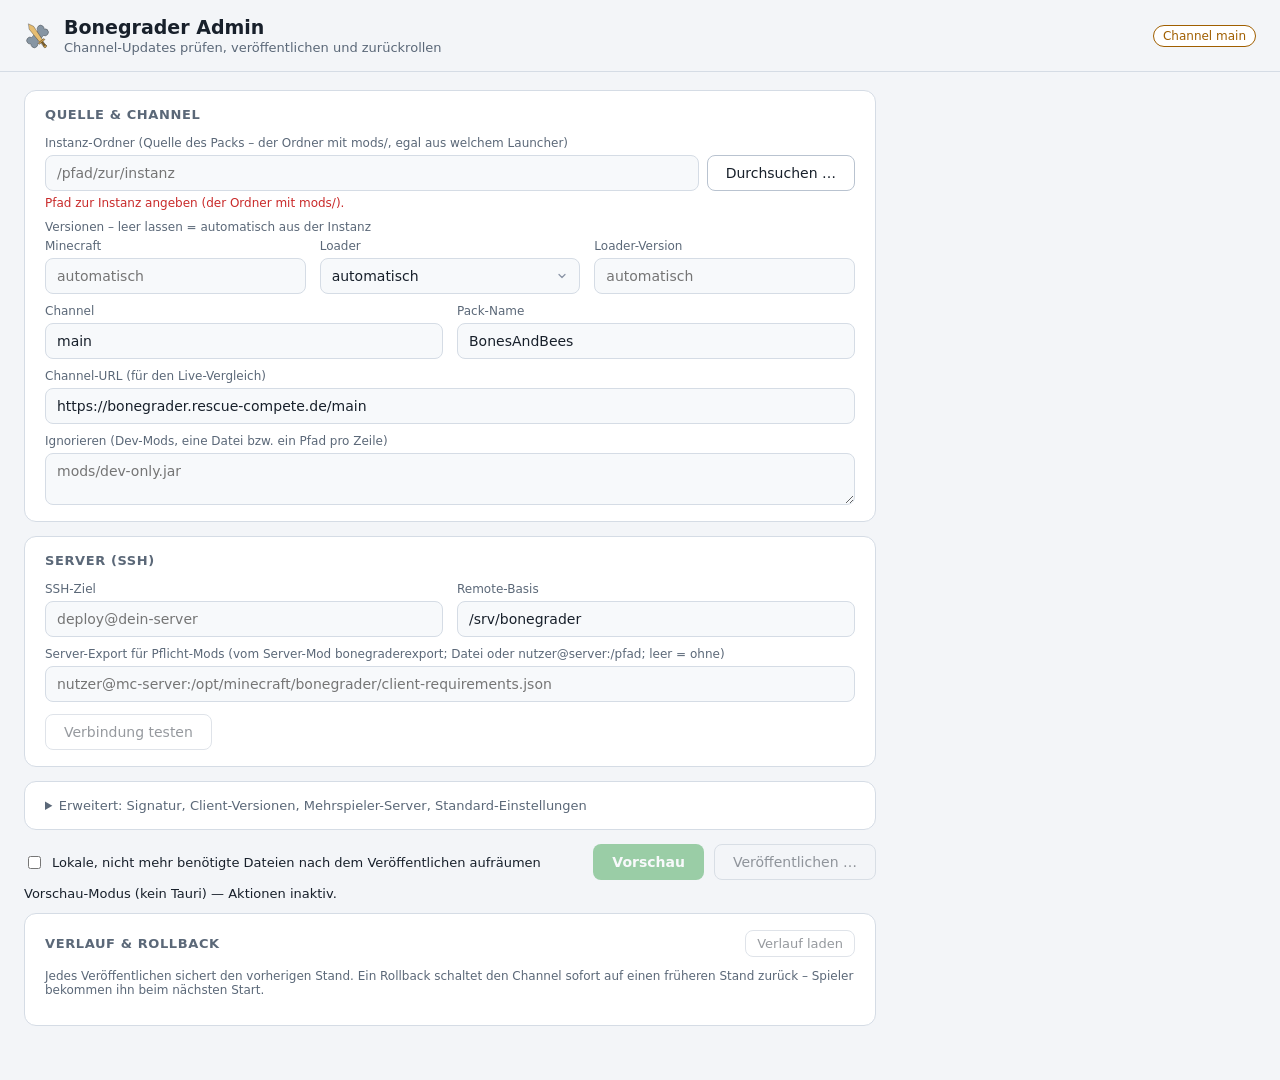
<file: admin/ui/index.html>
<!DOCTYPE html>
<html lang="de">
  <head>
    <meta charset="UTF-8" />
    <meta name="viewport" content="width=device-width, initial-scale=1.0" />
    <meta name="color-scheme" content="dark light" />
    <title>Bonegrader Admin</title>
    <link rel="stylesheet" href="styles.css" />
  </head>
  <body>
    <header>
      <img class="logo" src="icon.svg" alt="" width="28" height="28" />
      <div>
        <h1>Bonegrader Admin</h1>
        <p class="subtitle">Channel-Updates prüfen, veröffentlichen und zurückrollen</p>
      </div>
      <ul id="context" class="context" aria-label="Ziel"></ul>
    </header>

    <main>
      <div id="notice" class="notice-slot"></div>

      <section class="card" aria-labelledby="h-source">
        <h2 id="h-source">Quelle &amp; Channel</h2>
        <div class="grid">
          <div class="field full">
            <label for="instance">Instanz-Ordner (Quelle des Packs – der Ordner mit mods/, egal aus welchem Launcher)</label>
            <div class="input-row">
              <input id="instance" type="text" spellcheck="false" placeholder="/pfad/zur/instanz" aria-describedby="instanceInfo" />
              <button id="pickInstanceBtn" class="ghost" type="button">Durchsuchen …</button>
            </div>
            <p class="field-msg" id="msg-instance"></p>
            <p class="detect" id="instanceInfo" role="status"></p>
          </div>
          <fieldset class="field full versions">
            <legend>Versionen – leer lassen = automatisch aus der Instanz</legend>
            <div class="trio">
              <div class="field">
                <label for="mcVersion">Minecraft</label>
                <input id="mcVersion" type="text" spellcheck="false" placeholder="automatisch" />
                <p class="field-msg" id="msg-mcVersion"></p>
              </div>
              <div class="field">
                <label for="loaderType">Loader</label>
                <select id="loaderType">
                  <option value="">automatisch</option>
                  <option value="neoforge">NeoForge</option>
                  <option value="forge">Forge</option>
                  <option value="fabric">Fabric</option>
                  <option value="quilt">Quilt</option>
                </select>
              </div>
              <div class="field">
                <label for="loaderVersion">Loader-Version</label>
                <input id="loaderVersion" type="text" spellcheck="false" placeholder="automatisch" />
                <p class="field-msg" id="msg-loaderVersion"></p>
              </div>
            </div>
          </fieldset>
          <div class="field">
            <label for="channel">Channel</label>
            <input id="channel" type="text" spellcheck="false" placeholder="main" />
            <p class="field-msg" id="msg-channel"></p>
          </div>
          <div class="field">
            <label for="pack">Pack-Name</label>
            <input id="pack" type="text" placeholder="BonesAndBees" />
            <p class="field-msg" id="msg-pack"></p>
          </div>
          <div class="field full">
            <label for="baseUrl">Channel-URL (für den Live-Vergleich)</label>
            <input id="baseUrl" type="text" spellcheck="false" placeholder="https://bonegrader.example.com/main" />
            <p class="field-msg" id="msg-baseUrl"></p>
          </div>
          <div class="field full">
            <label for="ignore">Ignorieren (Dev-Mods, eine Datei bzw. ein Pfad pro Zeile)</label>
            <textarea id="ignore" rows="2" spellcheck="false" placeholder="mods/dev-only.jar"></textarea>
          </div>
        </div>
      </section>

      <section class="card" aria-labelledby="h-server">
        <h2 id="h-server">Server (SSH)</h2>
        <div class="grid">
          <div class="field">
            <label for="sshHost">SSH-Ziel</label>
            <input id="sshHost" type="text" spellcheck="false" placeholder="deploy@dein-server" />
            <p class="field-msg" id="msg-sshHost"></p>
          </div>
          <div class="field">
            <label for="remoteBase">Remote-Basis</label>
            <input id="remoteBase" type="text" spellcheck="false" placeholder="/srv/bonegrader" />
            <p class="field-msg" id="msg-remoteBase"></p>
          </div>
          <div class="field full">
            <label for="serverExport">Server-Export für Pflicht-Mods (vom Server-Mod bonegraderexport; Datei oder nutzer@server:/pfad; leer = ohne)</label>
            <input id="serverExport" type="text" spellcheck="false" placeholder="nutzer@mc-server:/opt/minecraft/bonegrader/client-requirements.json" />
            <p class="field-msg" id="msg-serverExport"></p>
          </div>
        </div>
        <div class="inline-actions">
          <button id="sshTestBtn" class="ghost" type="button">Verbindung testen</button>
          <span id="sshResult" class="inline-result" role="status"></span>
        </div>
      </section>

      <details class="card more" id="more">
        <summary>Erweitert: Signatur, Client-Versionen, Mehrspieler-Server, Standard-Einstellungen</summary>
        <div class="grid">
          <div class="field full">
            <label for="signKey">Signatur-Schlüssel (Pfad; leer = nicht signieren)</label>
            <input id="signKey" type="text" spellcheck="false" placeholder="~/.config/bonegrader/manifest-signing.key" />
            <p class="field-msg" id="msg-signKey"></p>
            <div id="keygenRow" class="keygen-row">
              <button id="keygenBtn" class="ghost small" type="button">Neuen Schlüssel erzeugen</button>
              <span class="muted small">Noch keinen Schlüssel? Er wird unter ~/.config/bonegrader/ angelegt und nur auf diesem Rechner gespeichert.</span>
            </div>
          </div>
          <div class="field">
            <label for="minClientVersion">Mindest-Version der Spieler-App (ältere werden blockiert)</label>
            <input id="minClientVersion" type="text" spellcheck="false" placeholder="z. B. 1.2.0" />
            <p class="field-msg" id="msg-minClientVersion"></p>
          </div>
          <div class="field">
            <label for="latestClientVersion">Aktuelle Version der Spieler-App (Update-Hinweis)</label>
            <input id="latestClientVersion" type="text" spellcheck="false" placeholder="z. B. 1.2.0" />
            <p class="field-msg" id="msg-latestClientVersion"></p>
          </div>
          <div class="field full">
            <label for="clientDownloadUrl">Download-Seite der Spieler-App</label>
            <input id="clientDownloadUrl" type="text" spellcheck="false" placeholder="https://bonegrader.example.com/" />
            <p class="field-msg" id="msg-clientDownloadUrl"></p>
          </div>
          <div class="field">
            <label for="serverName">Server-Name (für die Mehrspieler-Liste)</label>
            <input id="serverName" type="text" placeholder="BonesAndBees" />
          </div>
          <div class="field">
            <label for="serverAddress">Server-Adresse (leer = nicht eintragen)</label>
            <input id="serverAddress" type="text" spellcheck="false" placeholder="play.example.com" />
            <p class="field-msg" id="msg-serverAddress"></p>
          </div>
          <div class="field full">
            <label for="seeds">Standard-Einstellungen – nur anlegen, wenn sie beim Spieler fehlen (Datei oder Ordner pro Zeile; erlaubt: options.txt, config/, defaultconfigs/, kubejs/)</label>
            <textarea id="seeds" rows="2" spellcheck="false" placeholder="config/jei"></textarea>
            <p class="field-msg" id="msg-seeds"></p>
          </div>
        </div>
      </details>

      <div class="toolbar">
        <label class="check"><input id="gc" type="checkbox" /> Lokale, nicht mehr benötigte Dateien nach dem Veröffentlichen aufräumen</label>
        <span class="spacer"></span>
        <button id="previewBtn" type="button">Vorschau</button>
        <button id="publishBtn" class="ghost" type="button" disabled>Veröffentlichen …</button>
      </div>
      <p id="status" class="status" role="status" aria-live="polite"></p>

      <section id="resultCard" class="card hidden" aria-labelledby="h-preview">
        <h2 id="h-preview" tabindex="-1">Vorschau</h2>
        <div id="summary" class="summary"></div>
        <div id="signBox"></div>
        <div id="diffBody"></div>
        <div id="requiredBody" class="required"></div>
        <div id="progress" class="progress hidden">
          <div id="bar" class="bar" role="progressbar" aria-label="Fortschritt" aria-valuemin="0" aria-valuemax="100" aria-valuenow="0">
            <div id="barFill" class="fill"></div>
          </div>
          <p id="progressText" class="muted"></p>
        </div>
      </section>

      <section class="card" aria-labelledby="h-history">
        <div class="card-head">
          <h2 id="h-history">Verlauf &amp; Rollback</h2>
          <button id="historyBtn" class="ghost small" type="button">Verlauf laden</button>
        </div>
        <p class="muted small">Jedes Veröffentlichen sichert den vorherigen Stand. Ein Rollback schaltet den Channel sofort auf einen
          früheren Stand zurück – Spieler bekommen ihn beim nächsten Start.</p>
        <div id="historyList" class="history"></div>
      </section>
    </main>

    <!-- Confirmation before publishing -->
    <div id="confirmDialog" class="overlay hidden">
      <div class="dialog" role="alertdialog" aria-modal="true" aria-labelledby="confirmTitle" aria-describedby="confirmText">
        <h3 id="confirmTitle"></h3>
        <p id="confirmText" class="muted"></p>
        <ul id="confirmList" class="confirm-list"></ul>
        <div class="actions">
          <button id="confirmNo" class="ghost" type="button">Abbrechen</button>
          <button id="confirmYes" type="button">Jetzt veröffentlichen</button>
        </div>
      </div>
    </div>

    <script src="main.js"></script>
  </body>
</html>
</file>
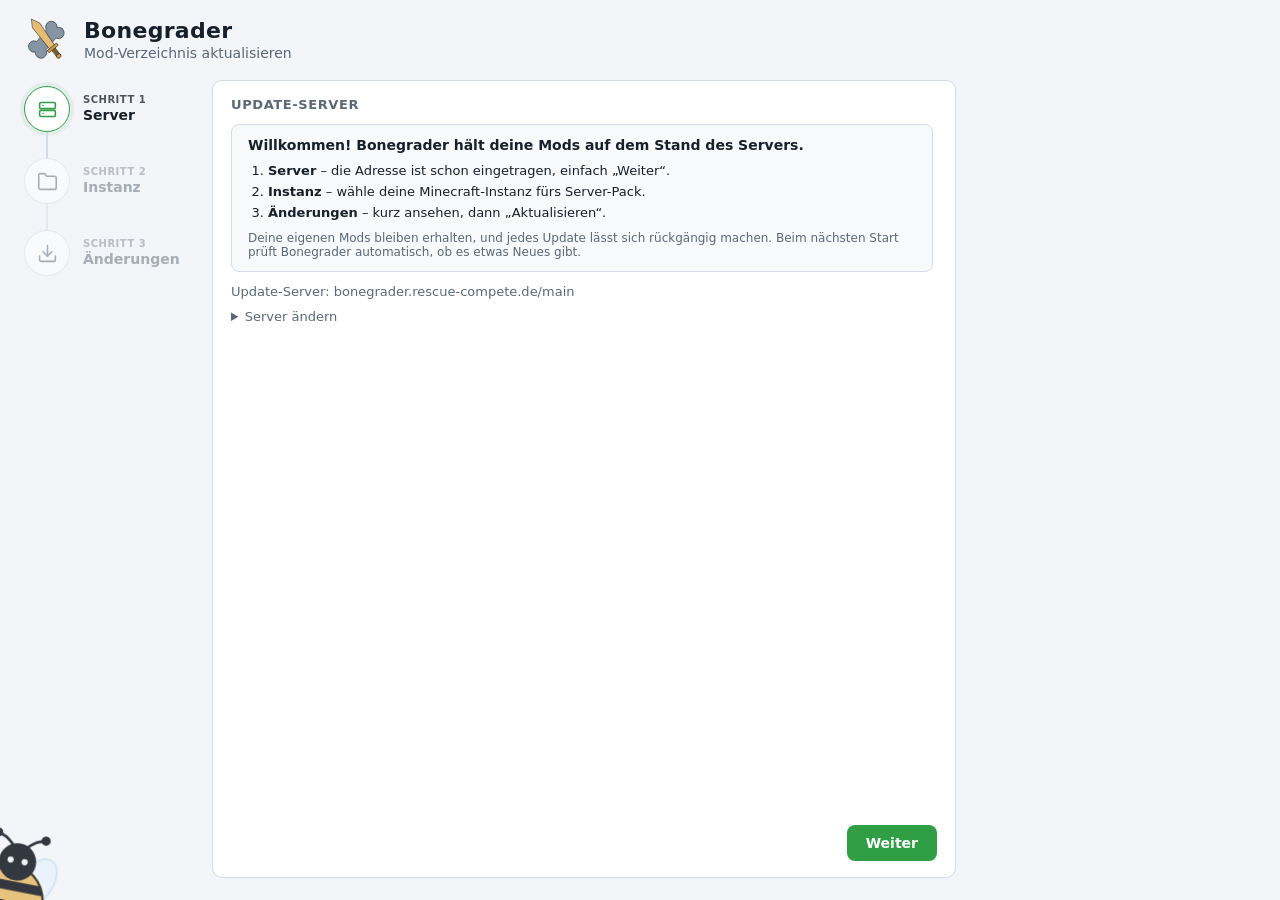
<file: app/ui/index.html>
<!DOCTYPE html>
<html lang="de">
  <head>
    <meta charset="UTF-8" />
    <meta name="viewport" content="width=device-width, initial-scale=1.0" />
    <meta name="color-scheme" content="dark light" />
    <title>Bonegrader</title>
    <link rel="stylesheet" href="styles.css" />
  </head>
  <body>
    <header>
      <img class="logo" src="logo.svg" alt="Bonegrader-Logo" />
      <div class="header-text">
        <h1>Bonegrader <span id="version" class="version"></span></h1>
        <p class="subtitle">Mod-Verzeichnis aktualisieren</p>
      </div>
      <!-- What the player is updating: pack, loader, signature, instance -->
      <ul id="context" class="context hidden" aria-label="Aktueller Stand"></ul>
    </header>

    <div class="wizard">
      <!-- Left: vertical stepper. Step icons (server/folder/download) are based
           on Feather Icons (MIT) / Lucide (ISC) — see THIRD-PARTY-NOTICES.md -->
      <nav class="stepper" id="stepper" aria-label="Schritte">
        <button class="step-dot" data-step="1" type="button">
          <span class="dot">
            <svg viewBox="0 0 24 24" fill="none" stroke="currentColor" stroke-width="1.8" stroke-linecap="round" stroke-linejoin="round" aria-hidden="true">
              <rect x="3" y="4" width="18" height="7" rx="1.6" />
              <rect x="3" y="13" width="18" height="7" rx="1.6" />
              <line x1="7" y1="7.5" x2="7.01" y2="7.5" />
              <line x1="7" y1="16.5" x2="7.01" y2="16.5" />
            </svg>
          </span>
          <span class="step-label"><span class="step-num">Schritt 1</span>Server</span>
        </button>

        <button class="step-dot" data-step="2" type="button">
          <span class="dot">
            <svg viewBox="0 0 24 24" fill="none" stroke="currentColor" stroke-width="1.8" stroke-linecap="round" stroke-linejoin="round" aria-hidden="true">
              <path d="M22 19a2 2 0 0 1-2 2H4a2 2 0 0 1-2-2V5a2 2 0 0 1 2-2h5l2 3h9a2 2 0 0 1 2 2z" />
            </svg>
          </span>
          <span class="step-label"><span class="step-num">Schritt 2</span>Instanz</span>
        </button>

        <button class="step-dot" data-step="3" type="button">
          <span class="dot">
            <svg viewBox="0 0 24 24" fill="none" stroke="currentColor" stroke-width="1.8" stroke-linecap="round" stroke-linejoin="round" aria-hidden="true">
              <path d="M21 15v4a2 2 0 0 1-2 2H5a2 2 0 0 1-2-2v-4" />
              <polyline points="7 10 12 15 17 10" />
              <line x1="12" y1="15" x2="12" y2="3" />
            </svg>
          </span>
          <span class="step-label"><span class="step-num">Schritt 3</span>Änderungen</span>
        </button>
      </nav>

      <!-- Right: notices + one step panel at a time -->
      <main class="step-panels">
        <div id="banner" class="banner hidden" role="status"></div>
        <div id="notice" class="notice-slot"></div>
        <p id="status" class="status" role="status" aria-live="polite"></p>

        <!-- Step 1: server -->
        <section class="panel card" data-step="1" aria-labelledby="h-step1">
          <h2 id="h-step1" tabindex="-1">Update-Server</h2>
          <div class="panel-body">
            <div id="intro" class="intro">
              <p class="intro-title">Willkommen! Bonegrader hält deine Mods auf dem Stand des Servers.</p>
              <ol>
                <li><b>Server</b> – die Adresse ist schon eingetragen, einfach „Weiter“.</li>
                <li><b>Instanz</b> – wähle deine Minecraft-Instanz fürs Server-Pack.</li>
                <li><b>Änderungen</b> – kurz ansehen, dann „Aktualisieren“.</li>
              </ol>
              <p class="muted small">Deine eigenen Mods bleiben erhalten, und jedes Update lässt sich rückgängig machen.
                Beim nächsten Start prüft Bonegrader automatisch, ob es etwas Neues gibt.</p>
            </div>
            <div id="serverInfo" class="server-info hidden"></div>
            <p id="serverHost" class="muted server-host"></p>
            <details id="serverEdit" class="server-edit">
              <summary>Server ändern</summary>
              <label for="baseUrl">Adresse des Update-Servers</label>
              <input id="baseUrl" type="text" spellcheck="false" autocomplete="off" placeholder="https://bonegrader.rescue-compete.de/main" />
              <p class="muted hint">Nur ändern, wenn der Admin dir eine andere Adresse gegeben hat.
                <button id="resetUrl" class="link" type="button">Standard wiederherstellen</button></p>
            </details>
          </div>
          <div class="actions">
            <button id="next1" type="button">Weiter</button>
          </div>
        </section>

        <!-- Step 2: instance -->
        <section class="panel card" data-step="2" aria-labelledby="h-step2">
          <h2 id="h-step2" tabindex="-1">Instanz wählen</h2>
          <p class="muted lead">Welche Minecraft-Instanz soll mit dem Server-Pack aktualisiert werden?</p>
          <div id="instances" class="instances panel-body" role="listbox" aria-label="Gefundene Instanzen">
            <p class="muted">Suche Instanzen …</p>
          </div>
          <div class="instance-tools">
            <button id="pickFolder" class="ghost" type="button">Ordner wählen …</button>
            <button id="createInstance" class="ghost" type="button" title="Legt einen eigenen Spielordner für das Pack im offiziellen Launcher an">Eigene Instanz anlegen</button>
            <details class="manual">
              <summary>Pfad von Hand eingeben</summary>
              <div class="manual-row">
                <input id="manualPath" type="text" spellcheck="false" placeholder="/pfad/zur/instanz (enthält mods/)" aria-label="Pfad zur Instanz" />
                <button id="useManual" class="ghost" type="button">Verwenden</button>
              </div>
            </details>
          </div>
          <div class="actions">
            <button class="ghost" type="button" data-goto="1">Zurück</button>
            <button id="checkBtn" type="button" disabled>Prüfen</button>
          </div>
        </section>

        <!-- Step 3: plan, progress, result -->
        <section id="planCard" class="panel card" data-step="3" aria-labelledby="h-step3">
          <div class="step-head">
            <h2 id="h-step3" tabindex="-1">Änderungen</h2>
            <div class="tabs" role="tablist" aria-label="Ansicht">
              <button id="tabChanges" class="tab active" role="tab" aria-selected="true" aria-controls="planBody" type="button">Update</button>
              <button id="tabMods" class="tab" role="tab" aria-selected="false" aria-controls="modsBody" type="button">Mods</button>
            </div>
          </div>
          <div id="result" class="result hidden" role="status"></div>
          <div id="planBody" class="panel-body" role="tabpanel"></div>
          <div id="modsBody" class="panel-body" role="tabpanel"></div>
          <div id="progress" class="progress hidden">
            <div class="progress-head">
              <span id="progressTitle" class="progress-title">Lade Dateien …</span>
              <span id="progressPct" class="progress-pct"></span>
            </div>
            <div id="bar" class="bar" role="progressbar" aria-label="Update-Fortschritt" aria-valuemin="0" aria-valuemax="100" aria-valuenow="0">
              <div id="barFill" class="fill"></div>
            </div>
            <p id="progressText" class="muted small"></p>
            <p id="progressFile" class="muted small progress-file"></p>
          </div>
          <div class="actions">
            <button id="undoBtn" class="ghost hidden" type="button">Letztes Update rückgängig</button>
            <span class="spacer"></span>
            <button id="backBtn" class="ghost" type="button" data-goto="2">Zurück</button>
            <button id="recheckBtn" class="ghost hidden" type="button">Erneut prüfen</button>
            <button id="cancelBtn" class="ghost hidden" type="button">Abbrechen</button>
            <button id="applyBtn" type="button">Aktualisieren</button>
          </div>
        </section>
      </main>
    </div>

    <!-- Asked when the window is closed while work is running -->
    <div id="closeDialog" class="overlay hidden">
      <div class="dialog" role="alertdialog" aria-modal="true" aria-labelledby="closeTitle" aria-describedby="closeText">
        <h3 id="closeTitle">Das Update läuft noch</h3>
        <p id="closeText" class="muted"></p>
        <div class="actions">
          <button id="closeStay" class="ghost" type="button">Weiterlaufen lassen</button>
          <button id="closeCancel" class="danger-solid" type="button">Abbrechen und schließen</button>
        </div>
      </div>
    </div>

    <!-- Asked before switching a mod others need (or one that needs others) -->
    <div id="modDialog" class="overlay hidden">
      <div class="dialog" role="alertdialog" aria-modal="true" aria-labelledby="modDialogTitle" aria-describedby="modDialogText">
        <h3 id="modDialogTitle"></h3>
        <p id="modDialogText" class="muted"></p>
        <ul id="modDialogList" class="dialog-list"></ul>
        <div id="modDialogActions" class="actions"></div>
      </div>
    </div>

    <!-- decorative bee peeking in from the bottom-left corner -->
    <svg class="bee-corner" viewBox="0 0 120 120" xmlns="http://www.w3.org/2000/svg" aria-hidden="true">
      <defs>
        <clipPath id="beeClip"><ellipse cx="60" cy="72" rx="30" ry="34" /></clipPath>
      </defs>
      <!-- wings -->
      <g fill="#dff0ff" fill-opacity="0.5" stroke="#a9cbe6" stroke-opacity="0.45" stroke-width="1.5">
        <ellipse cx="40" cy="50" rx="15" ry="25" transform="rotate(-26 40 50)" />
        <ellipse cx="80" cy="50" rx="15" ry="25" transform="rotate(26 80 50)" />
      </g>
      <!-- abdomen -->
      <ellipse cx="60" cy="72" rx="30" ry="34" fill="#e6bd72" stroke="#3a2f16" stroke-width="2" />
      <!-- stripes -->
      <g clip-path="url(#beeClip)" fill="#23262f">
        <rect x="27" y="52" width="66" height="8.5" />
        <rect x="27" y="70" width="66" height="8.5" />
        <rect x="27" y="88" width="66" height="8.5" />
      </g>
      <!-- stinger -->
      <path d="M60 106 l-5 9 10 0 z" fill="#23262f" />
      <!-- head -->
      <circle cx="60" cy="34" r="17" fill="#23262f" />
      <circle cx="53.5" cy="33" r="2.8" fill="#eef2f7" />
      <circle cx="66.5" cy="33" r="2.8" fill="#eef2f7" />
      <!-- antennae -->
      <g stroke="#23262f" stroke-width="2.4" fill="#23262f" stroke-linecap="round">
        <path d="M53 19 q-7 -7 -14 -8" fill="none" />
        <circle cx="38" cy="10.5" r="3" />
        <path d="M67 19 q7 -7 14 -8" fill="none" />
        <circle cx="82" cy="10.5" r="3" />
      </g>
    </svg>

    <script src="main.js"></script>
  </body>
</html>
</file>
<file: admin/ui/styles.css>
/* Same tokens as the player app: dark by default, light on request. */
:root {
  color-scheme: dark;
  --bg: #14171e;
  --card: #1c212b;
  --card-hover: #232936;
  --field: #10131a;
  --border: #2c3444;
  --border-strong: #3a475b;
  --text: #e7ebf2;
  --muted: #8b95a7;
  --accent: #6fd17a;
  --accent-press: #57b863;
  --on-accent: #0c130d;
  --accent-soft: rgba(111, 209, 122, 0.08);
  --accent-line: #2c4a33;
  --danger: #e06c6c;
  --danger-soft: rgba(224, 108, 108, 0.08);
  --warn: #e0b86c;
  --warn-soft: rgba(224, 184, 108, 0.08);
  --info: #7fb2e5;
  --info-soft: rgba(127, 178, 229, 0.08);
  --tag-add: #16321c;
  --tag-upd: #2a2a16;
  --tag-rem: #331a1a;
  --focus: #9fe3a7;
  --shadow: 0 10px 40px rgba(0, 0, 0, 0.45);
}

@media (prefers-color-scheme: light) {
  :root {
    color-scheme: light;
    --bg: #f3f5f8;
    --card: #ffffff;
    --card-hover: #eef2f6;
    --field: #f7f9fb;
    --border: #d5dce5;
    --border-strong: #b9c3d0;
    --text: #18202b;
    --muted: #5b6878;
    --accent: #2f9e44;
    --accent-press: #2b8a3e;
    --on-accent: #ffffff;
    --accent-soft: rgba(47, 158, 68, 0.08);
    --accent-line: #a8d8b3;
    --danger: #c92a2a;
    --danger-soft: rgba(201, 42, 42, 0.06);
    --warn: #a05f00;
    --warn-soft: rgba(230, 160, 40, 0.1);
    --info: #1c64b4;
    --info-soft: rgba(28, 100, 180, 0.07);
    --tag-add: #dff3e4;
    --tag-upd: #fbf0d5;
    --tag-rem: #fbe1e1;
    --focus: #1f7a35;
    --shadow: 0 10px 40px rgba(20, 30, 50, 0.18);
  }
}

* { box-sizing: border-box; }
body {
  margin: 0;
  font-family: system-ui, -apple-system, "Segoe UI", Roboto, sans-serif;
  background: var(--bg);
  color: var(--text);
  font-size: 14px;
}
header {
  display: flex;
  align-items: center;
  gap: 12px;
  padding: 16px 24px;
  border-bottom: 1px solid var(--border);
  flex-wrap: wrap;
}
header h1 { margin: 0; font-size: 19px; }
.subtitle { margin: 2px 0 0; color: var(--muted); font-size: 13px; }
.context { display: flex; flex-wrap: wrap; gap: 6px; margin: 0 0 0 auto; padding: 0; list-style: none; }
.context li {
  font-size: 12px;
  padding: 3px 9px;
  border: 1px solid var(--border);
  border-radius: 999px;
  color: var(--muted);
  background: var(--card);
  white-space: nowrap;
}
.context li.strong { color: var(--text); font-weight: 600; }
.context li.main { color: var(--warn); border-color: var(--warn); }

main { padding: 18px 24px 40px; max-width: 900px; }

.card {
  background: var(--card);
  border: 1px solid var(--border);
  border-radius: 12px;
  padding: 16px 20px;
  margin-bottom: 14px;
}
.card h2 { margin: 0 0 14px; font-size: 13px; text-transform: uppercase; letter-spacing: 0.6px; color: var(--muted); }
.card h2:focus { outline: none; }
.card-head { display: flex; align-items: center; justify-content: space-between; gap: 12px; margin-bottom: 4px; }
.card-head h2 { margin: 0; }

.grid { display: grid; grid-template-columns: 1fr 1fr; gap: 10px 14px; }
.grid .full { grid-column: 1 / -1; }
.field { display: flex; flex-direction: column; gap: 5px; min-width: 0; }
.field label { font-size: 12px; color: var(--muted); }
.field-msg { margin: 0; font-size: 12px; min-height: 0; }
.field-msg:empty { display: none; }
.field-msg.err { color: var(--danger); }
.field-msg.warn { color: var(--warn); }
input.invalid, textarea.invalid { border-color: var(--danger); }

input[type="text"], textarea {
  padding: 9px 11px;
  background: var(--field);
  border: 1px solid var(--border);
  border-radius: 8px;
  color: var(--text);
  font-size: 14px;
  font-family: inherit;
  width: 100%;
}
input[type="text"]:focus, textarea:focus { outline: none; border-color: var(--accent); }
textarea { resize: vertical; }
input[type="checkbox"] { accent-color: var(--accent); }

.more > summary { cursor: pointer; color: var(--muted); font-size: 13px; }
.more[open] > summary { margin-bottom: 14px; }
.more > summary:hover { color: var(--text); }

button {
  padding: 9px 18px;
  background: var(--accent);
  color: var(--on-accent);
  border: 1px solid transparent;
  border-radius: 8px;
  font: inherit;
  font-weight: 700;
  cursor: pointer;
}
button:hover { background: var(--accent-press); }
button:disabled { opacity: 0.45; cursor: not-allowed; }
button.ghost { background: transparent; color: var(--text); border-color: var(--border-strong); font-weight: 500; }
button.ghost:hover:not(:disabled) { background: var(--card-hover); }
button.small { padding: 5px 11px; font-size: 13px; }
button.danger { border-color: var(--danger); color: var(--danger); }

:focus-visible { outline: 2px solid var(--focus); outline-offset: 2px; }
input[type="text"]:focus-visible, textarea:focus-visible { outline: none; }

.inline-actions { display: flex; align-items: center; gap: 12px; margin-top: 12px; flex-wrap: wrap; }
.inline-result { font-size: 13px; }
.inline-result.ok { color: var(--accent); }
.inline-result.warn { color: var(--warn); }
.inline-result.err { color: var(--danger); }

.toolbar { display: flex; align-items: center; gap: 10px; flex-wrap: wrap; margin: 4px 0 6px; }
.toolbar .spacer { flex: 1; }
label.check { display: flex; align-items: center; gap: 8px; color: var(--text); font-size: 13px; }

.status { margin: 6px 0 12px; font-size: 13px; }
.status:empty { display: none; }
.status.ok { color: var(--accent); }
.status.busy { color: var(--warn); }
.status.err { color: var(--danger); }

/* notices (same component as the player app) */
.notice {
  display: grid;
  grid-template-columns: auto 1fr;
  gap: 4px 12px;
  border: 1px solid var(--danger);
  background: var(--danger-soft);
  border-radius: 12px;
  padding: 12px 14px;
  margin: 0 0 14px;
}
.notice.info { border-color: var(--info); background: var(--info-soft); }
.notice.ok { border-color: var(--accent-line); background: var(--accent-soft); }
.notice.warn { border-color: var(--warn); background: var(--warn-soft); }
.notice > svg { width: 20px; height: 20px; color: var(--danger); margin-top: 1px; grid-row: span 2; }
.notice.info > svg { color: var(--info); }
.notice.ok > svg { color: var(--accent); }
.notice.warn > svg { color: var(--warn); }
.notice-title { font-weight: 700; }
.notice-text { margin: 0; font-size: 13px; }
.notice-steps { margin: 4px 0 0; padding-left: 18px; font-size: 13px; line-height: 1.5; }
.notice-steps code { overflow-wrap: anywhere; }
.input-row { display: flex; gap: 8px; }
.input-row input { flex: 1; min-width: 0; }
.detect { margin: 0; font-size: 12px; color: var(--muted); }
.detect:empty { display: none; }
.detect.ok { color: var(--accent); }
.detect.warn { color: var(--warn); }
.versions { border: 0; margin: 0; padding: 0; min-width: 0; }
.versions legend { padding: 0; margin-bottom: 5px; font-size: 12px; color: var(--muted); }
.trio { display: grid; grid-template-columns: repeat(3, 1fr); gap: 10px 14px; }
select {
  appearance: none;
  -webkit-appearance: none;
  padding: 9px 30px 9px 11px;
  background: var(--field) url("data:image/svg+xml,%3Csvg xmlns='http://www.w3.org/2000/svg' width='12' height='12' viewBox='0 0 24 24' fill='none' stroke='%238b95a7' stroke-width='2.5' stroke-linecap='round' stroke-linejoin='round'%3E%3Cpolyline points='6 9 12 15 18 9'/%3E%3C/svg%3E") no-repeat right 11px center;
  border: 1px solid var(--border);
  border-radius: 8px;
  color: var(--text);
  font-size: 14px;
  font-family: inherit;
  line-height: normal;
  width: 100%;
}
select:focus { outline: none; border-color: var(--accent); }
.keygen-row { display: flex; align-items: center; gap: 10px; flex-wrap: wrap; margin-top: 2px; }
.notice-actions { grid-column: 2; display: flex; flex-wrap: wrap; gap: 8px; margin-top: 8px; }
.notice details { grid-column: 2; margin-top: 6px; }
.notice details > summary { cursor: pointer; color: var(--muted); font-size: 13px; }
.notice pre {
  margin: 8px 0 6px;
  padding: 8px 10px;
  background: var(--field);
  border: 1px solid var(--border);
  border-radius: 6px;
  font-size: 12px;
  white-space: pre-wrap;
  overflow-wrap: anywhere;
  max-height: 160px;
  overflow-y: auto;
}

.summary { display: flex; flex-wrap: wrap; gap: 8px; margin-bottom: 12px; font-size: 13px; color: var(--muted); }
.pill { padding: 2px 9px; border: 1px solid var(--border); border-radius: 999px; }
.pill.warn { color: var(--warn); border-color: var(--warn); }
.pill.ok { color: var(--accent); border-color: var(--accent-line); }

.box { border-radius: 10px; padding: 10px 14px; margin-bottom: 12px; font-size: 13px; }
.box h3 { margin: 0 0 4px; font-size: 13px; }
.box p { margin: 2px 0 0; }
.box.ok { border: 1px solid var(--accent-line); background: var(--accent-soft); }
.box.info { border: 1px solid var(--info); background: var(--info-soft); }
.box.warn { border: 1px solid var(--warn); background: var(--warn-soft); }
.box.err { border: 1px solid var(--danger); background: var(--danger-soft); }

.diff-group { margin-bottom: 10px; }
.diff-group > summary { cursor: pointer; font-size: 13px; font-weight: 600; padding: 4px 0; }
.diff-group > summary .count { color: var(--muted); font-weight: 500; }
.diff-row {
  display: flex;
  align-items: center;
  gap: 10px;
  padding: 6px 10px;
  border-radius: 7px;
  background: var(--field);
  margin: 4px 0 4px 16px;
  font-size: 13px;
}
.diff-row .what { min-width: 0; }
.diff-row .title { font-weight: 600; overflow-wrap: anywhere; }
.diff-row .ver { color: var(--muted); margin-left: 6px; }
.diff-row .ver b { color: var(--text); }
.diff-row .file { color: var(--muted); font-size: 11.5px; overflow-wrap: anywhere; }
.tag { font-size: 11px; padding: 1px 7px; border-radius: 5px; white-space: nowrap; flex: none; }
.tag.add { background: var(--tag-add); color: var(--accent); }
.tag.upd { background: var(--tag-upd); color: var(--warn); }
.tag.rem { background: var(--tag-rem); color: var(--danger); }
.nomod { color: var(--warn); font-size: 12px; margin: 6px 0 0; }

.required { margin-top: 16px; border-top: 1px solid var(--border); padding-top: 12px; }
.required > h3 { margin: 0 0 8px; font-size: 14px; }
.required .tools { display: flex; flex-wrap: wrap; gap: 8px; margin: 0 0 10px; }
.req-row .req-toggle { flex: none; margin-left: auto; font-size: 12px; }
.req-row.differs { box-shadow: inset 3px 0 0 var(--warn); }
.req-row.differs.danger { box-shadow: inset 3px 0 0 var(--danger); }
.req-row .why { color: var(--muted); font-size: 11.5px; overflow-wrap: anywhere; }
.tag.neu { background: var(--tag-add); color: var(--accent); }

.progress { margin-top: 14px; }
.progress .bar { height: 8px; background: var(--field); border: 1px solid var(--border); border-radius: 999px; overflow: hidden; }
.progress .fill { height: 100%; width: 0%; background: var(--accent); transition: width 0.2s ease; }
.progress p { margin: 8px 0 0; font-size: 12px; }

.history { display: flex; flex-direction: column; gap: 6px; margin-top: 10px; }
.history-row {
  display: flex;
  align-items: center;
  gap: 12px;
  padding: 8px 12px;
  border-radius: 8px;
  background: var(--field);
  border: 1px solid var(--border);
  font-size: 13px;
}
.history-row.live { border-color: var(--accent-line); background: var(--accent-soft); }
.history-row .what { flex: 1; min-width: 0; }
.history-row .title { font-weight: 600; }
.history-row .meta { color: var(--muted); font-size: 12px; }

.muted { color: var(--muted); }
.small { font-size: 12px; }
.hidden { display: none !important; }

.overlay { position: fixed; inset: 0; background: rgba(0, 0, 0, 0.45); display: grid; place-items: center; z-index: 20; padding: 16px; }
.dialog {
  background: var(--card);
  border: 1px solid var(--border);
  border-radius: 12px;
  padding: 18px 20px;
  width: min(520px, 100%);
  box-shadow: var(--shadow);
}
.dialog h3 { margin: 0 0 6px; font-size: 16px; }
.dialog p { margin: 0 0 8px; line-height: 1.45; }
.dialog .actions { display: flex; justify-content: flex-end; gap: 10px; margin-top: 14px; }
.confirm-list { margin: 8px 0 0; padding-left: 18px; font-size: 13px; line-height: 1.6; }
.confirm-list .warn { color: var(--warn); }
.confirm-list .err { color: var(--danger); }

@media (max-width: 640px) {
  .grid { grid-template-columns: 1fr; }
  .trio { grid-template-columns: 1fr; }
  .context { margin-left: 0; }
}
</file>
<file: app/ui/styles.css>
/* Colours are tokens: dark by default, light when the system asks for it. */
:root {
  color-scheme: dark;
  --bg: #14171e;
  --card: #1c212b;
  --card-hover: #232936;
  --field: #10131a;
  --border: #2c3444;
  --border-strong: #3a475b;
  --text: #e7ebf2;
  --muted: #8b95a7;
  --accent: #6fd17a;
  --accent-press: #57b863;
  --on-accent: #0c130d;
  --accent-soft: rgba(111, 209, 122, 0.08);
  --accent-line: #2c4a33;
  --selected: #17251a;
  --danger: #e06c6c;
  --danger-soft: rgba(224, 108, 108, 0.08);
  --warn: #e0b86c;
  --warn-soft: rgba(224, 184, 108, 0.08);
  --info: #7fb2e5;
  --info-soft: rgba(127, 178, 229, 0.08);
  --tag-add: #16321c;
  --tag-upd: #2a2a16;
  --tag-rem: #331a1a;
  --focus: #9fe3a7;
  --shadow: 0 10px 40px rgba(0, 0, 0, 0.45);
  --radius: 10px;
}

@media (prefers-color-scheme: light) {
  :root {
    color-scheme: light;
    --bg: #f3f5f8;
    --card: #ffffff;
    --card-hover: #eef2f6;
    --field: #f7f9fb;
    --border: #d5dce5;
    --border-strong: #b9c3d0;
    --text: #18202b;
    --muted: #5b6878;
    --accent: #2f9e44;
    --accent-press: #2b8a3e;
    --on-accent: #ffffff;
    --accent-soft: rgba(47, 158, 68, 0.08);
    --accent-line: #a8d8b3;
    --selected: #ebf7ee;
    --danger: #c92a2a;
    --danger-soft: rgba(201, 42, 42, 0.06);
    --warn: #a05f00;
    --warn-soft: rgba(230, 160, 40, 0.1);
    --info: #1c64b4;
    --info-soft: rgba(28, 100, 180, 0.07);
    --tag-add: #dff3e4;
    --tag-upd: #fbf0d5;
    --tag-rem: #fbe1e1;
    --focus: #1f7a35;
    --shadow: 0 10px 40px rgba(20, 30, 50, 0.18);
  }
}

* { box-sizing: border-box; }

html, body { height: 100%; }
body {
  margin: 0;
  display: flex;
  flex-direction: column;
  font-family: system-ui, -apple-system, "Segoe UI", Roboto, sans-serif;
  background: var(--bg);
  color: var(--text);
  font-size: 14px;
  overflow: hidden;
}

/* ---------- header ---------- */
header {
  display: flex;
  align-items: center;
  gap: 14px;
  padding: 16px 24px 8px;
  flex: none;
  flex-wrap: wrap;
}
.logo { width: 46px; height: 46px; flex: none; }
.header-text { min-width: 0; }
header h1 { margin: 0; font-size: 22px; letter-spacing: 0.3px; }
.version { font-size: 12px; font-weight: 500; color: var(--muted); margin-left: 4px; }
.subtitle { margin: 2px 0 0; color: var(--muted); }

.context {
  display: flex;
  flex-wrap: wrap;
  justify-content: flex-end;
  gap: 6px;
  margin: 0 0 0 auto;
  padding: 0;
  list-style: none;
  max-width: 60%;
}
.context li {
  font-size: 12px;
  padding: 3px 9px;
  border: 1px solid var(--border);
  border-radius: 999px;
  color: var(--muted);
  background: var(--card);
  white-space: nowrap;
  max-width: 260px;
  overflow: hidden;
  text-overflow: ellipsis;
}
.context li.strong { color: var(--text); font-weight: 600; }
.context li.ok { color: var(--accent); border-color: var(--accent-line); }

/* ---------- layout: stepper + panels fill the window ---------- */
.wizard {
  flex: 1 1 auto;
  min-height: 0;
  display: grid;
  grid-template-columns: 172px minmax(0, 1fr);
  gap: 16px;
  padding: 10px 24px 22px;
  max-width: 980px;
  width: 100%;
}

.stepper {
  display: flex;
  flex-direction: column;
  gap: 26px;
  position: relative;
  padding: 6px 0;
}
.step-dot:not(:last-child)::after {
  content: "";
  position: absolute;
  left: 22px;
  top: 46px;
  width: 2px;
  height: 26px;
  background: var(--border);
  z-index: 0;
}
.step-dot {
  display: flex;
  align-items: center;
  gap: 13px;
  position: relative;
  z-index: 1;
  padding: 0;
  border: none;
  background: transparent;
  font: inherit;
  text-align: left;
  color: var(--muted);
  cursor: default;
  border-radius: 999px;
}
.step-dot .dot {
  flex: none;
  width: 46px;
  height: 46px;
  border-radius: 50%;
  display: grid;
  place-items: center;
  background: var(--card);
  border: 1px solid var(--border);
  color: var(--muted);
  transition: border-color 0.15s, color 0.15s, background 0.15s, box-shadow 0.15s;
}
.step-dot .dot svg { width: 21px; height: 21px; }
.step-label { display: flex; flex-direction: column; line-height: 1.25; font-weight: 600; color: var(--muted); }
.step-label .step-num { font-size: 10px; font-weight: 600; text-transform: uppercase; letter-spacing: 0.5px; opacity: 0.75; }
.step-dot:hover { background: transparent; }
.step-dot.done { cursor: pointer; }
.step-dot.done .step-label { color: var(--text); }
.step-dot.done .dot { color: var(--accent); border-color: var(--accent-line); }
.step-dot:not(:disabled):hover .dot { border-color: var(--accent); color: var(--accent); }
.step-dot.active .dot {
  border-color: var(--accent);
  color: var(--accent);
  box-shadow: 0 0 0 4px var(--accent-soft);
}
.step-dot.active .step-label { color: var(--text); }
.step-dot:disabled { opacity: 0.5; }

.step-panels {
  min-width: 0;
  min-height: 0;
  display: flex;
  flex-direction: column;
}

.card {
  background: var(--card);
  border: 1px solid var(--border);
  border-radius: var(--radius);
  padding: 16px 18px;
}
.card h2 {
  margin: 0 0 12px;
  font-size: 13px;
  text-transform: uppercase;
  letter-spacing: 0.6px;
  color: var(--muted);
}
.card h2:focus { outline: none; }

.panel { display: none; }
.panel.active {
  display: flex;
  flex-direction: column;
  flex: 1 1 auto;
  min-height: 0;
  animation: panelIn 0.18s ease;
}
@keyframes panelIn {
  from { opacity: 0; transform: translateY(4px); }
  to { opacity: 1; transform: none; }
}
@media (prefers-reduced-motion: reduce) {
  .panel.active { animation: none; }
  * { transition: none !important; }
}
/* The scrolling middle of a panel; title and buttons stay put. */
.panel-body {
  flex: 1 1 auto;
  min-height: 60px;
  overflow-y: auto;
  padding-right: 4px;
}
.panel-body::-webkit-scrollbar { width: 8px; }
.panel-body::-webkit-scrollbar-thumb { background: var(--border); border-radius: 999px; }
.panel-body::-webkit-scrollbar-track { background: transparent; }
.lead { margin: -4px 0 12px; font-size: 13px; }

.actions { display: flex; justify-content: flex-end; align-items: center; gap: 10px; margin-top: 14px; flex: none; flex-wrap: wrap; }
.actions .spacer { flex: 1; }

/* ---------- controls ---------- */
label { display: block; margin-bottom: 6px; color: var(--muted); font-size: 12px; }

input[type="text"] {
  width: 100%;
  padding: 9px 11px;
  background: var(--field);
  border: 1px solid var(--border);
  border-radius: 8px;
  color: var(--text);
  font-size: 14px;
}
input[type="text"]:focus { outline: none; border-color: var(--accent); }
input[type="checkbox"] { accent-color: var(--accent); width: 15px; height: 15px; margin: 0; }

button {
  padding: 9px 18px;
  background: var(--accent);
  color: var(--on-accent);
  border: 1px solid transparent;
  border-radius: 8px;
  font: inherit;
  font-weight: 700;
  cursor: pointer;
}
button:hover { background: var(--accent-press); }
button:disabled { opacity: 0.45; cursor: not-allowed; }
button.ghost {
  background: transparent;
  color: var(--text);
  border-color: var(--border-strong);
  font-weight: 500;
}
button.ghost:hover:not(:disabled) { background: var(--card-hover); }
button.small { padding: 5px 11px; font-size: 13px; }
button.link {
  padding: 0;
  background: none;
  border: none;
  color: var(--accent);
  font-weight: 500;
  text-decoration: underline;
  cursor: pointer;
}
button.link:hover { background: none; color: var(--accent-press); }
button.danger { border-color: var(--danger); color: var(--danger); }
button.danger-solid { background: var(--danger); color: #fff; }
button.danger-solid:hover { background: var(--danger); filter: brightness(0.92); }

/* Keyboard focus is always visible (mouse clicks don't draw it). */
:focus-visible {
  outline: 2px solid var(--focus);
  outline-offset: 2px;
}
.step-dot:focus-visible { outline: none; }
.step-dot:focus-visible .dot { outline: 2px solid var(--focus); outline-offset: 2px; }
input[type="text"]:focus-visible { outline: none; }

details > summary { cursor: pointer; color: var(--muted); font-size: 13px; }
details > summary:hover { color: var(--text); }

.muted { color: var(--muted); }
.small { font-size: 12px; }
.hidden { display: none !important; }
.warn-line { color: var(--warn); }

/* ---------- notices ---------- */
.status { margin: 0 0 10px; font-size: 13px; flex: none; }
.status:empty { display: none; }
.status.ok { color: var(--accent); }
.status.busy { color: var(--warn); }
.status.err { color: var(--danger); }

.banner {
  display: flex;
  flex-wrap: wrap;
  align-items: center;
  gap: 6px 12px;
  border-radius: 8px;
  padding: 9px 12px;
  margin: 0 0 10px;
  font-size: 13px;
  flex: none;
}
.banner-notes { flex-basis: 100%; }
.banner-notes p { margin: 6px 0 0; white-space: pre-wrap; color: var(--muted); }
.banner.info { background: var(--accent-soft); border: 1px solid var(--accent-line); }
.banner.err { background: var(--danger-soft); border: 1px solid var(--danger); }
.banner .link { margin-left: 4px; }

.notice-slot { flex: none; }
.notice {
  display: grid;
  grid-template-columns: auto 1fr;
  gap: 4px 12px;
  border: 1px solid var(--danger);
  background: var(--danger-soft);
  border-radius: var(--radius);
  padding: 12px 14px;
  margin: 0 0 12px;
}
.notice.info { border-color: var(--info); background: var(--info-soft); }
.notice.warn { border-color: var(--warn); background: var(--warn-soft); }
.notice > svg { width: 20px; height: 20px; color: var(--danger); margin-top: 1px; grid-row: span 2; }
.notice.info > svg { color: var(--info); }
.notice.warn > svg { color: var(--warn); }
.notice-title { font-weight: 700; }
.notice-text { margin: 0; color: var(--text); opacity: 0.9; font-size: 13px; }
.notice-actions { grid-column: 2; display: flex; flex-wrap: wrap; align-items: center; gap: 8px; margin-top: 8px; }
.notice details { grid-column: 2; margin-top: 6px; }
.notice pre {
  margin: 8px 0 6px;
  padding: 8px 10px;
  background: var(--field);
  border: 1px solid var(--border);
  border-radius: 6px;
  font-size: 12px;
  white-space: pre-wrap;
  overflow-wrap: anywhere;
  max-height: 140px;
  overflow-y: auto;
  user-select: text;
}

/* ---------- step 1: server ---------- */
.intro {
  border: 1px solid var(--border);
  border-radius: 8px;
  background: var(--field);
  padding: 12px 16px;
  margin-bottom: 12px;
  font-size: 13px;
}
.intro-title { margin: 0 0 8px; font-weight: 600; font-size: 14px; }
.intro ol { margin: 0 0 8px; padding-left: 20px; line-height: 1.6; }
.intro p:last-child { margin: 0; }
.server-info {
  display: grid;
  grid-template-columns: auto 1fr;
  gap: 2px 12px;
  align-items: center;
  padding: 12px 14px;
  border: 1px solid var(--border);
  border-radius: 8px;
  background: var(--field);
  margin-bottom: 10px;
}
.server-info > svg { width: 26px; height: 26px; color: var(--accent); grid-row: span 4; }
.server-info .name { font-weight: 700; font-size: 15px; }
.server-info .meta { color: var(--muted); font-size: 12px; }
.server-info .signed { color: var(--accent); font-size: 12px; }
.server-host { margin: 0 0 10px; font-size: 13px; overflow-wrap: anywhere; }
.server-edit summary { margin-bottom: 10px; }
.hint { margin-top: 8px; font-size: 12px; }

/* ---------- step 2: instances ---------- */
.instances { display: flex; flex-direction: column; gap: 8px; }
.instance {
  display: flex;
  align-items: center;
  justify-content: space-between;
  gap: 12px;
  padding: 10px 13px;
  background: var(--field);
  border: 1px solid var(--border);
  border-radius: 8px;
  cursor: pointer;
  transition: border-color 0.12s, background 0.12s;
}
.instance:hover { background: var(--card-hover); }
.instance.active { border-color: var(--accent); background: var(--selected); }
.instance-text { min-width: 0; }
.instance .name { font-weight: 600; overflow-wrap: anywhere; }
.instance .meta { color: var(--muted); font-size: 12px; white-space: nowrap; overflow: hidden; text-overflow: ellipsis; }
.instance .check { color: var(--accent); font-weight: 700; margin-right: 2px; }
.badges { display: flex; align-items: center; gap: 6px; flex: none; }
.badge {
  font-size: 11px;
  padding: 2px 8px;
  border-radius: 999px;
  border: 1px solid var(--border);
  color: var(--muted);
  white-space: nowrap;
}
.badge.good { border-color: var(--accent); color: var(--accent); }
.recommend {
  border: 1px dashed var(--accent-line);
  border-radius: 8px;
  padding: 10px 12px;
  background: var(--accent-soft);
  font-size: 13px;
}
.recommend p { margin: 0 0 8px; }
.instance-tools { display: flex; flex-wrap: wrap; align-items: center; gap: 8px; margin-top: 12px; flex: none; }
.manual { flex-basis: 100%; }
.manual-row { display: flex; gap: 8px; margin-top: 8px; }

/* ---------- step 3: plan ---------- */
.hero {
  display: flex;
  align-items: center;
  gap: 14px;
  padding: 16px;
  border: 1px solid var(--accent-line);
  background: var(--accent-soft);
  border-radius: var(--radius);
  margin-bottom: 12px;
}
.hero > svg { width: 34px; height: 34px; color: var(--accent); flex: none; }
.hero .hero-title { font-size: 17px; font-weight: 700; }
.hero .hero-text { color: var(--muted); font-size: 13px; margin-top: 2px; }
.hero.pending { border-color: var(--border); background: var(--field); }
.hero.pending > svg { color: var(--accent); }

.summary-row { display: flex; flex-wrap: wrap; align-items: center; gap: 6px; margin-bottom: 12px; }
.chip { font-size: 12px; padding: 2px 9px; border-radius: 999px; border: 1px solid var(--border); color: var(--muted); }
.chip.add { color: var(--accent); border-color: var(--accent-line); }
.chip.upd { color: var(--warn); border-color: var(--warn); }
.chip.rem { color: var(--danger); border-color: var(--danger); }

.plan-group { margin-bottom: 10px; }
.plan-group > summary {
  list-style: none;
  display: flex;
  align-items: center;
  gap: 8px;
  padding: 6px 2px;
  font-size: 13px;
  font-weight: 600;
  color: var(--text);
}
.plan-group > summary::-webkit-details-marker { display: none; }
.plan-group > summary:focus-visible { outline-offset: -2px; border-radius: 6px; }
.plan-group > summary::before {
  content: "";
  width: 7px;
  height: 7px;
  border-right: 2px solid var(--muted);
  border-bottom: 2px solid var(--muted);
  transform: rotate(-45deg);
  transition: transform 0.12s;
  margin: 0 3px 0 2px;
}
.plan-group[open] > summary::before { transform: rotate(45deg); }
.plan-group > summary .count { color: var(--muted); font-weight: 500; }
.plan-group > summary .group-tool { margin-left: auto; font-weight: 500; }
.group-note { margin: 0 0 8px 22px; font-size: 12px; color: var(--muted); }
.plan-row {
  display: flex;
  align-items: center;
  gap: 10px;
  padding: 7px 10px;
  border-radius: 7px;
  background: var(--field);
  margin: 0 0 5px 18px;
  font-size: 13px;
}
.plan-row .what { min-width: 0; flex: 1; }
.plan-row .title { font-weight: 600; overflow-wrap: anywhere; }
.plan-row .ver { color: var(--muted); margin-left: 6px; font-variant-numeric: tabular-nums; }
.plan-row .ver b { color: var(--text); font-weight: 600; }
.plan-row .file { color: var(--muted); font-size: 11.5px; overflow-wrap: anywhere; }
.plan-row label { margin: 0 0 0 auto; color: var(--text); font-size: 12px; display: flex; align-items: center; gap: 6px; white-space: nowrap; }
.plan-row.excluded .what { opacity: 0.55; text-decoration: line-through; }
.tag { font-size: 11px; padding: 1px 7px; border-radius: 5px; white-space: nowrap; flex: none; }
.tag.add { background: var(--tag-add); color: var(--accent); }
.tag.upd { background: var(--tag-upd); color: var(--warn); }
.tag.rem { background: var(--tag-rem); color: var(--danger); }
.tag.clash { background: var(--tag-rem); color: var(--danger); }
.tag.own { background: var(--card-hover); color: var(--muted); }

.box {
  border-radius: var(--radius);
  padding: 11px 14px;
  margin-bottom: 12px;
  font-size: 13px;
}
.box h3 { margin: 0 0 4px; font-size: 13px; }
.box p { margin: 4px 0 0; }
.box.warn { border: 1px solid var(--warn); background: var(--warn-soft); }
.box.err { border: 1px solid var(--danger); background: var(--danger-soft); }
.box details { margin-top: 6px; }
.box details p { color: var(--muted); }
.box .box-actions { margin-top: 10px; display: flex; gap: 8px; flex-wrap: wrap; }
.confirm { display: flex; align-items: center; gap: 8px; color: var(--text); font-size: 13px; margin: 10px 0 0; }

/* ---------- progress ---------- */
.progress {
  flex: 1 1 auto;
  display: flex;
  flex-direction: column;
  justify-content: center;
  padding: 10px 4px;
}
.progress-head { display: flex; justify-content: space-between; align-items: baseline; margin-bottom: 8px; }
.progress-title { font-weight: 700; font-size: 15px; }
.progress-pct { color: var(--muted); font-variant-numeric: tabular-nums; }
.progress .bar {
  height: 10px;
  background: var(--field);
  border: 1px solid var(--border);
  border-radius: 999px;
  overflow: hidden;
}
.progress .fill { height: 100%; width: 0%; background: var(--accent); transition: width 0.15s ease; }
.progress p { margin: 8px 0 0; font-variant-numeric: tabular-nums; }
.progress-file { white-space: nowrap; overflow: hidden; text-overflow: ellipsis; }

/* ---------- result ---------- */
.result {
  border: 1px solid var(--accent-line);
  background: var(--accent-soft);
  border-radius: var(--radius);
  padding: 12px 14px;
  margin-bottom: 12px;
  font-size: 13px;
  overflow-wrap: anywhere;
  flex: none;
}
.result-title { font-weight: 700; margin-bottom: 4px; }
.result p { margin: 4px 0 0; }
.result .start-hint { margin-top: 8px; color: var(--text); }
.result .result-actions { display: flex; flex-wrap: wrap; gap: 8px; margin-top: 10px; }

/* ---------- dialog ---------- */
.overlay {
  position: fixed;
  inset: 0;
  background: rgba(0, 0, 0, 0.45);
  display: grid;
  place-items: center;
  z-index: 20;
  padding: 16px;
}
.dialog {
  background: var(--card);
  border: 1px solid var(--border);
  border-radius: 12px;
  padding: 18px 20px;
  width: min(500px, 100%);
  box-shadow: var(--shadow);
}
.dialog h3 { margin: 0 0 6px; font-size: 16px; }
.dialog p { margin: 0; line-height: 1.45; }

/* ---------- step 3: update / mods ---------- */
.step-head { display: flex; align-items: center; justify-content: space-between; gap: 10px; margin-bottom: 12px; flex: none; }
.step-head h2 { margin: 0; }
.tabs { display: inline-flex; gap: 2px; padding: 2px; border: 1px solid var(--border); border-radius: 8px; }
.tab { background: none; color: var(--muted); border: 0; padding: 4px 12px; font-size: 13px; font-weight: 600; border-radius: 6px; }
.tab:hover:not(:disabled) { background: var(--card-hover); color: var(--text); }
.tab.active { background: var(--field); color: var(--text); }
#planCard.mods-view #planBody,
#planCard.mods-view #result,
#planCard.mods-view #progress,
#planCard.mods-view #applyBtn,
#planCard.mods-view #recheckBtn,
#planCard.mods-view #undoBtn,
#planCard.mods-view #cancelBtn { display: none !important; }
#planCard:not(.mods-view) #modsBody { display: none; }
/* Warnings, counts, search and filters stay put; only the list scrolls. */
#planCard.mods-view #modsBody { display: flex; flex-direction: column; overflow: hidden; padding-right: 0; }
#modsBody > * { flex: none; }
#modsBody > .box { max-height: 35%; overflow-y: auto; }
#modsBody > #modRows { flex: 1 1 auto; min-height: 80px; overflow-y: auto; padding-right: 4px; }
#modRows::-webkit-scrollbar { width: 8px; }
#modRows::-webkit-scrollbar-thumb { background: var(--border); border-radius: 999px; }
#modRows::-webkit-scrollbar-track { background: transparent; }

.mods-tools { display: flex; flex-wrap: wrap; align-items: center; gap: 6px; margin-bottom: 10px; }
.mods-tools input[type="search"] {
  flex: 1 1 180px;
  padding: 7px 10px;
  background: var(--field);
  border: 1px solid var(--border);
  border-radius: 8px;
  color: var(--text);
  font-size: 13px;
}
.mods-tools input[type="search"]:focus { outline: none; border-color: var(--accent); }
.filter { background: none; border: 1px solid var(--border); color: var(--muted); padding: 3px 10px; border-radius: 999px; font-size: 12px; font-weight: 500; }
.filter:hover:not(:disabled) { background: var(--card-hover); color: var(--text); }
.filter.active { color: var(--text); border-color: var(--accent-line); background: var(--accent-soft); }
.mod-row {
  display: flex;
  align-items: center;
  gap: 10px;
  padding: 7px 10px;
  border-radius: 7px;
  background: var(--field);
  margin: 0 0 5px;
  font-size: 13px;
}
.mod-row .what { min-width: 0; flex: 1; }
.mod-row .title { font-weight: 600; overflow-wrap: anywhere; }
.mod-row .ver { color: var(--muted); margin-left: 6px; font-variant-numeric: tabular-nums; }
.mod-row .file { color: var(--muted); font-size: 11.5px; overflow-wrap: anywhere; }
.mod-row.off .what { opacity: 0.5; }
.tag.req { color: var(--warn); border: 1px solid var(--warn); }
.tag.own { color: var(--muted); border: 1px solid var(--border); }
.mods-empty { color: var(--muted); font-size: 13px; padding: 8px 2px; }

/* CurseForge-style on/off switch */
.switch { position: relative; display: inline-block; flex: none; width: 34px; height: 20px; margin: 0; }
.switch input { position: absolute; opacity: 0; width: 0; height: 0; }
.switch .slider { position: absolute; inset: 0; background: var(--border-strong); border-radius: 999px; cursor: pointer; transition: background 0.15s; }
.switch .slider::before {
  content: "";
  position: absolute;
  left: 3px;
  top: 3px;
  width: 14px;
  height: 14px;
  border-radius: 50%;
  background: #fff;
  transition: transform 0.15s;
}
.switch input:checked + .slider { background: var(--accent); }
.switch input:checked + .slider::before { transform: translateX(14px); }
.switch input:focus-visible + .slider { outline: 2px solid var(--accent); outline-offset: 2px; }
.switch input:disabled + .slider { opacity: 0.45; cursor: not-allowed; }
.dialog-list { margin: 10px 0 0; padding-left: 18px; font-size: 13px; max-height: 220px; overflow-y: auto; }
.dialog-list li { margin: 2px 0; }

/* decorative bee peeking in from the bottom-left corner */
.bee-corner {
  position: fixed;
  left: -54px;
  bottom: -56px;
  width: 132px;
  height: 132px;
  transform: rotate(11deg);
  opacity: 0.92;
  pointer-events: none;
  z-index: 5;
}

@media (max-width: 700px) {
  .wizard { grid-template-columns: 1fr; grid-template-rows: auto minmax(0, 1fr); }
  .stepper { flex-direction: row; justify-content: space-between; gap: 8px; }
  .step-dot:not(:last-child)::after { display: none; }
  .step-label .step-num { display: none; }
  .context { max-width: 100%; margin-left: 0; justify-content: flex-start; }
}
</file>
